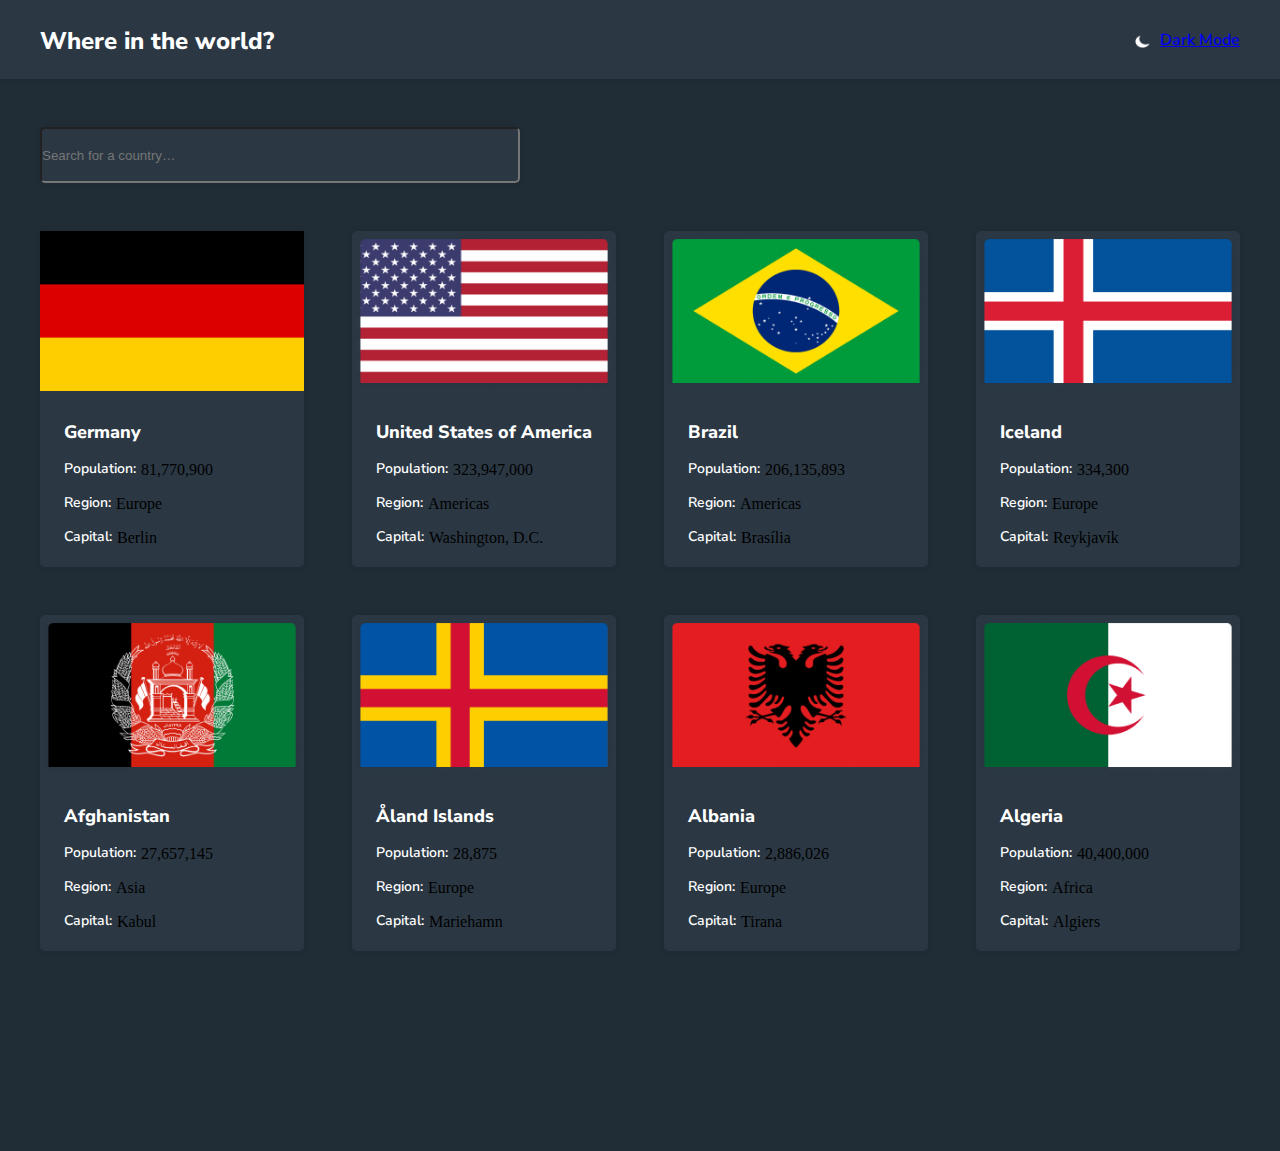
<file: index.html>
<!DOCTYPE html>
<html lang="en">

<head>
    <meta charset="UTF-8">
    <meta name="viewport" content="width=device-width, initial-scale=1.0">
    <link rel="preconnect" href="https://fonts.googleapis.com">
    <link rel="preconnect" href="https://fonts.gstatic.com" crossorigin>
    <link
        href="https://fonts.googleapis.com/css2?family=Nunito+Sans:ital,opsz,wght@0,6..12,200..1000;1,6..12,200..1000&display=swap"
        rel="stylesheet">
    <link rel="stylesheet" href="style.css">
    <title>Bayroqlar</title>
</head>

<body>
    <header>
        <nav>
            <div class="container">
                <div class="wrapper_nav">
                    <h1>Where in the world?</h1>
                    <div class="wrapper">
                        <img class="logo" src="./Path.png" alt="logo_nav">
                        <h2><a href="./about.html">Dark Mode</a></h2>
                    </div>
                </div>
            </div>
        </nav>
    </header>
    <div class="container">
        <input type="Search for a country…" placeholder="Search for a country…">
    </div>
    <div class="container">
        <div class="mein">
            <div class="wrapper_up">
                <div class="box">
                    <img class="flag_img" src="./1280px-Flag_of_Germany.svg.png" alt="flag_img">
                    <h4>Germany</h4>
                    <div class="texts">
                        <h3>Population:</h3>
                        <p> 81,770,900</p>
                    </div>
                    <div class="texts">
                        <h3>Region:</h3>
                        <p> Europe</p>
                    </div>
                    <div class="texts">
                        <h3>Capital:</h3>
                        <p> Berlin</p>
                    </div>
                </div>
                <div class="box">
                    <img class="flag_img" src="./1280px-Flag_of_Germany.svg (1).png" alt="flag_img">
                    <h4>United States of America</h4>
                    <div class="texts">
                        <h3>Population:</h3>
                        <p>323,947,000</p>
                    </div>
                    <div class="texts">
                        <h3>Region:</h3>
                        <p>Americas</p>
                    </div>
                    <div class="texts">
                        <h3>Capital:</h3>
                        <p>Washington, D.C.</p>
                    </div>
                </div>
                <div class="box">
                    <img class="flag_img" src="./1280px-Flag_of_Germany.svg (2).png" alt="flag_img">
                    <h4>Brazil</h4>
                    <div class="texts">
                        <h3>Population:</h3>
                        <p>206,135,893</p>
                    </div>
                    <div class="texts">
                        <h3>Region:</h3>
                        <p>Americas</p>
                    </div>
                    <div class="texts">
                        <h3>Capital:</h3>
                        <p>Brasília</p>
                    </div>
                </div>
                <div class="box">
                    <img class="flag_img" src="./1280px-Flag_of_Germany.svg (3).png" alt="flag_img">
                    <h4>Iceland</h4>
                    <div class="texts">
                        <h3>Population:</h3>
                        <p>334,300</p>
                    </div>
                    <div class="texts">
                        <h3>Region:</h3>
                        <p>Europe</p>
                    </div>
                    <div class="texts">
                        <h3>Capital:</h3>
                        <p>Reykjavík</p>
                    </div>
                </div>
            </div>
            <div class="wrapper_down">
                <div class="box">
                    <img class="flag_img" src="./1280px-Flag_of_Germany.svg (4).png" alt="flag_img">
                    <h4>Afghanistan</h4>
                    <div class="texts">
                        <h3>Population:</h3>
                        <p>27,657,145</p>
                    </div>
                    <div class="texts">
                        <h3>Region:</h3>
                        <p>Asia</p>
                    </div>
                    <div class="texts">
                        <h3>Capital:</h3>
                        <p>Kabul</p>
                    </div>
                </div>
                <div class="box">
                    <img class="flag_img" src="./1280px-Flag_of_Germany.svg (5).png" alt="flag_img">
                    <h4>Åland Islands</h4>
                    <div class="texts">
                        <h3>Population:</h3>
                        <p>28,875</p>
                    </div>
                    <div class="texts">
                        <h3>Region:</h3>
                        <p>Europe</p>
                    </div>
                    <div class="texts">
                        <h3>Capital:</h3>
                        <p>Mariehamn</p>
                    </div>
                </div>
                <div class="box">
                    <img class="flag_img" src="./1280px-Flag_of_Germany.svg (6).png" alt="flag_img">
                    <h4>Albania</h4>
                    <div class="texts">
                        <h3>Population:</h3>
                        <p>2,886,026</p>
                    </div>
                    <div class="texts">
                        <h3>Region:</h3>
                        <p>Europe</p>
                    </div>
                    <div class="texts">
                        <h3>Capital:</h3>
                        <p>Tirana</p>
                    </div>
                </div>
                <div class="box">
                    <img class="flag_img" src="./1280px-Flag_of_Germany.svg (7).png" alt="flag_img">
                    <h4>Algeria</h4>
                    <div class="texts">
                        <h3>Population:</h3>
                        <p>40,400,000</p>
                    </div>
                    <div class="texts">
                        <h3>Region:</h3>
                        <p>Africa</p>
                    </div>
                    <div class="texts">
                        <h3>Capital:</h3>
                        <p>Algiers</p>
                    </div>
                </div>
            </div>
        </div>
    </div>
</body>

</html>
</file>
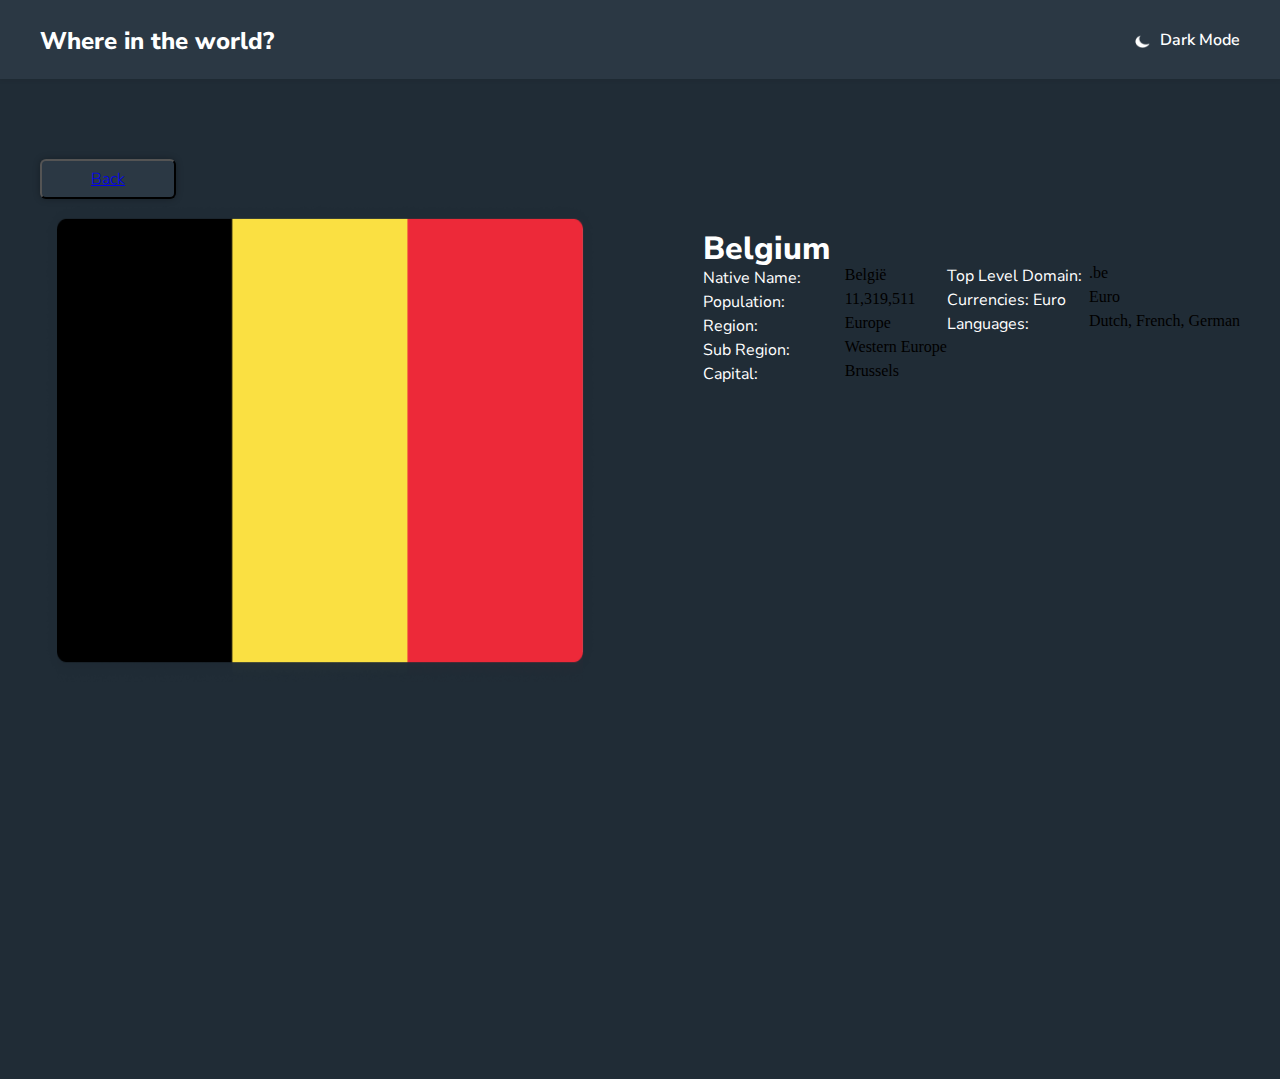
<file: about.html>
<!DOCTYPE html>
<html lang="en">

<head>
    <meta charset="UTF-8">
    <meta name="viewport" content="width=device-width, initial-scale=1.0">
    <link rel="preconnect" href="https://fonts.googleapis.com">
    <link rel="preconnect" href="https://fonts.gstatic.com" crossorigin>
    <link
        href="https://fonts.googleapis.com/css2?family=Nunito+Sans:ital,opsz,wght@0,6..12,200..1000;1,6..12,200..1000&display=swap"
        rel="stylesheet">
    <link rel="stylesheet" href="about.css">
    <title>Document</title>
</head>

<body>
    <header>
        <nav>
            <div class="container">
                <div class="wrapper_nav">
                    <h1>Where in the world?</h1>
                    <div class="wrapper">
                        <img class="logo" src="./Path.png" alt="logo_nav">
                        <h2>Dark Mode</h2>
                    </div>
                </div>
            </div>
        </nav>
    </header>
    <div class="mein">
        <div class="container">
            <button><a href="./index.html">Back</a></button>
        </div>
        <div class="container">
            <div class="wrapper_box">
                <img class="big_img" src="./FLAG Copy.png" alt="Belgium_flag">
                <div class="texts1">
                    <div class="text_box">
                        <h3>Belgium</h3>
                        <div class="texts">
                            <h4>Native Name:</h4>
                            <p> België</p>
                        </div>
                        <div class="texts">
                            <h4>Population:</h4>
                            <p> 11,319,511</p>
                        </div>
                        <div class="texts">
                            <h4>Region:</h4>
                            <p> Europe</p>
                        </div>
                        <div class="texts">
                            <h4>Sub Region:</h4>
                            <p> Western Europe</p>
                        </div>
                        <div class="texts">
                            <h4>Capital:</h4>
                            <p> Brussels</p>
                        </div>
                    </div>
                    <div class="text_box1">
                        <div class="texts">
                            <h4>Top Level Domain: </h4>
                            <p>.be</p>
                        </div>
                        <div class="texts">
                            <h4>Currencies: Euro</h4>
                            <p>Euro</p>
                        </div>
                        <div class="texts">
                            <h4>Languages:</h4>
                            <p> Dutch, French, German</p>
                        </div>
                    </div>
                </div>
            </div>
        </div>
    </div>
    </div>
</body>

</html>
</file>
<file: style.css>
* {
    margin: 0;
    padding: 0;
    box-sizing: border-box;
}

body {
    background: rgb(32, 44, 54);
}

header {
    box-shadow: 0px 2px 4px 0px rgba(0, 0, 0, 0.06);
    background: rgb(43, 56, 68);
    padding: 25px;
}

.container {
    max-width: 1200px;
    width: 100%;
    margin-left: auto;
    margin-right: auto;
}

.wrapper_nav {
    display: flex;
    justify-content: space-between;
    align-items: center;
}

h1 {
    width: 235px;
    height: 29px;
    color: rgb(255, 255, 255);
    font-family: Nunito Sans;
    font-size: 24px;
    font-weight: 800;
    line-height: 33px;
    letter-spacing: 0px;
    text-align: left;
}

.wrapper {
    display: flex;
    gap: 10.5px;
}

.logo {
    width: 15px;
    height: 13.75px;
    margin-top: 6px;
}

h2 {
    width: 80px;
    height: 22px;
    color: rgb(255, 255, 255);
    font-family: Nunito Sans;
    font-size: 16px;
    font-weight: 600;
    line-height: 22px;
    letter-spacing: 0px;
    text-align: left;
}

h2 :hover {
    color: aqua;
    cursor: pointer;
}

.mein {
    background: rgb(32, 44, 54);
    height: 920px;
}

input {
    width: 480px;
    height: 56px;
    border-radius: 5px;
    box-shadow: 0px 2px 9px 0px rgba(0, 0, 0, 0.05);
    background: rgb(43, 56, 68);
    margin-top: 48px;
}

.wrapper_up {
    margin-top: 48px;
    display: flex;
    justify-content: space-between;
}

.wrapper_down {
    margin-top: 48px;
    display: flex;
    justify-content: space-between;
}

.box {
    width: 264px;
    height: 336px;
    border-radius: 5px;
    box-shadow: 0px 0px 7px 2px rgba(0, 0, 0, 0.03);
    background: rgb(43, 56, 68);
}

.flag_img {
    width: 264px;
    height: 160px;
}

h4 {
    width: 240px;
    height: 26px;
    color: rgb(255, 255, 255);
    font-family: Nunito Sans;
    font-size: 18px;
    font-weight: 800;
    line-height: 26px;
    letter-spacing: 0px;
    text-align: left;
    margin-left: 24px;
    margin-top: 24px;
}

.texts {
    display: flex;
}

h3 {
    color: rgb(255, 255, 255);
    font-family: Nunito Sans;
    font-size: 14px;
    font-weight: 600;
    line-height: 16px;
    letter-spacing: 0px;
    text-align: left;
    margin-left: 24px;
    margin-top: 16px;
}

p {
    margin-top: 16px;
    margin-left: 5px;
}

@media screen and (max-width: 600px) {

    .container {
        max-width: 600px;
        width: 100%;
        margin-left: auto;
        margin-right: auto;
    }

    input {
        width: 343px;
        height: 48px;
    }

    .wrapper_up {
        flex-wrap: wrap;
    }

    .wrapper_down {
        flex-wrap: wrap;
    }

    h1 {
        /* Where in the world? */
        height: 20px;
        left: 4.27%;
        right: 59.73%;
        top: calc(50% - 20px/2);
        font-family: 'Nunito Sans';
        font-style: normal;
        font-weight: 800;
        font-size: 14px;
        line-height: 20px;
        /* identical to box height, or 143% */
        color: #FFFFFF;
    }

}

/* Media query for screens with a width between 601 and 768 pixels */
@media screen and (min-width: 601px) and (max-width: 768px) {}

/* Media query for screens with a width between 769 and 1024 pixels */
@media screen and (min-width: 769px) and (max-width: 1024px) {}

/* Media query for screens with a width between 1025 and 1200 pixels */
@media screen and (min-width: 1025px) and (max-width: 1200px) {}

/* Media query for screens with a minimum width of 1201 pixels */
@media screen and (min-width: 1201px) {}
</file>
<file: about.css>
* {
    margin: 0;
    padding: 0;
    box-sizing: border-box;
}

body {
    background: rgb(32, 44, 54);
}

header {
    box-shadow: 0px 2px 4px 0px rgba(0, 0, 0, 0.06);
    background: rgb(43, 56, 68);
    padding: 25px;
}

.container {
    max-width: 1200px;
    width: 100%;
    margin-left: auto;
    margin-right: auto;
}

.wrapper_nav {
    display: flex;
    justify-content: space-between;
    align-items: center;
}

h1 {
    width: 235px;
    height: 29px;
    color: rgb(255, 255, 255);
    font-family: Nunito Sans;
    font-size: 24px;
    font-weight: 800;
    line-height: 33px;
    letter-spacing: 0px;
    text-align: left;
}

.wrapper {
    display: flex;
    gap: 10.5px;
}

.logo {
    width: 15px;
    height: 13.75px;
    margin-top: 6px;
}

h2 {
    width: 80px;
    height: 22px;
    color: rgb(255, 255, 255);
    font-family: Nunito Sans;
    font-size: 16px;
    font-weight: 600;
    line-height: 22px;
    letter-spacing: 0px;
    text-align: left;
}

h2 :hover {
    color: aqua;
    cursor: pointer;
}

.mein {
    background: rgb(32, 44, 54);
    height: 920px;
}

button {
    width: 37px;
    height: 20px;
    border-radius: 6px;
    box-shadow: 0px 0px 7px 0px rgba(0, 0, 0, 0.29);
    background: rgb(43, 56, 68);
    width: 136px;
    height: 40px;
    color: rgb(255, 255, 255);
    font-family: Nunito Sans;
    font-size: 16px;
    font-weight: 300;
    line-height: 20px;
    letter-spacing: 0px;
    text-align: left;
    display: flex;
    justify-content: center;
    align-items: center;
    margin-top: 80px;
}

button:hover {
    background-color: aqua;
    cursor: pointer;
}

.wrapper_box {
    display: flex;
    justify-content: space-between;
}

.big_img {
    width: 559.71px;
    height: 483.17px;
}

h3 {
    width: 128px;
    height: 39px;
    color: rgb(255, 255, 255);
    font-family: Nunito Sans;
    font-size: 32px;
    font-weight: 800;
    line-height: 44px;
    letter-spacing: 0px;
    text-align: left;
}

.text_box {
    margin-top: 28px;
}

.texts {
    display: flex;
}

.texts1 {
    display: flex;
}

h4 {
    width: 142px;
    height: 24px;
    color: rgb(255, 255, 255);
    font-family: Nunito Sans;
    font-size: 16px;
    font-weight: 400;
    line-height: 24px;
    letter-spacing: 0px;
    text-align: left;
}

.text_box1 {
    margin-top: 65px;
}

@media screen and (max-width: 600px) {

    .container {
        max-width: 600px;
        width: 100%;
        margin-left: auto;
        margin-right: auto;
    }

    button {
        width: 343px;
        height: 48px;
    }

    h1 {
        /* Where in the world? */
        height: 20px;
        left: 4.27%;
        right: 59.73%;
        top: calc(50% - 20px/2);
        font-family: 'Nunito Sans';
        font-style: normal;
        font-weight: 800;
        font-size: 14px;
        line-height: 20px;
        /* identical to box height, or 143% */
        color: #FFFFFF;
    }

    .big_img {
        width: 320px;
        height: 229px;
    }

    body{
        max-width: 600px;
        width: 100%;
        margin-left: auto;
        margin-right: auto;
    }

    .texts1{
        flex-wrap: wrap;
        margin-top: 409px;
        margin-right:px;
    }
}

/* Media query for screens with a width between 601 and 768 pixels */
@media screen and (min-width: 601px) and (max-width: 768px) {}

/* Media query for screens with a width between 769 and 1024 pixels */
@media screen and (min-width: 769px) and (max-width: 1024px) {}

/* Media query for screens with a width between 1025 and 1200 pixels */
@media screen and (min-width: 1025px) and (max-width: 1200px) {}

/* Media query for screens with a minimum width of 1201 pixels */
@media screen and (min-width: 1201px) {}
</file>
